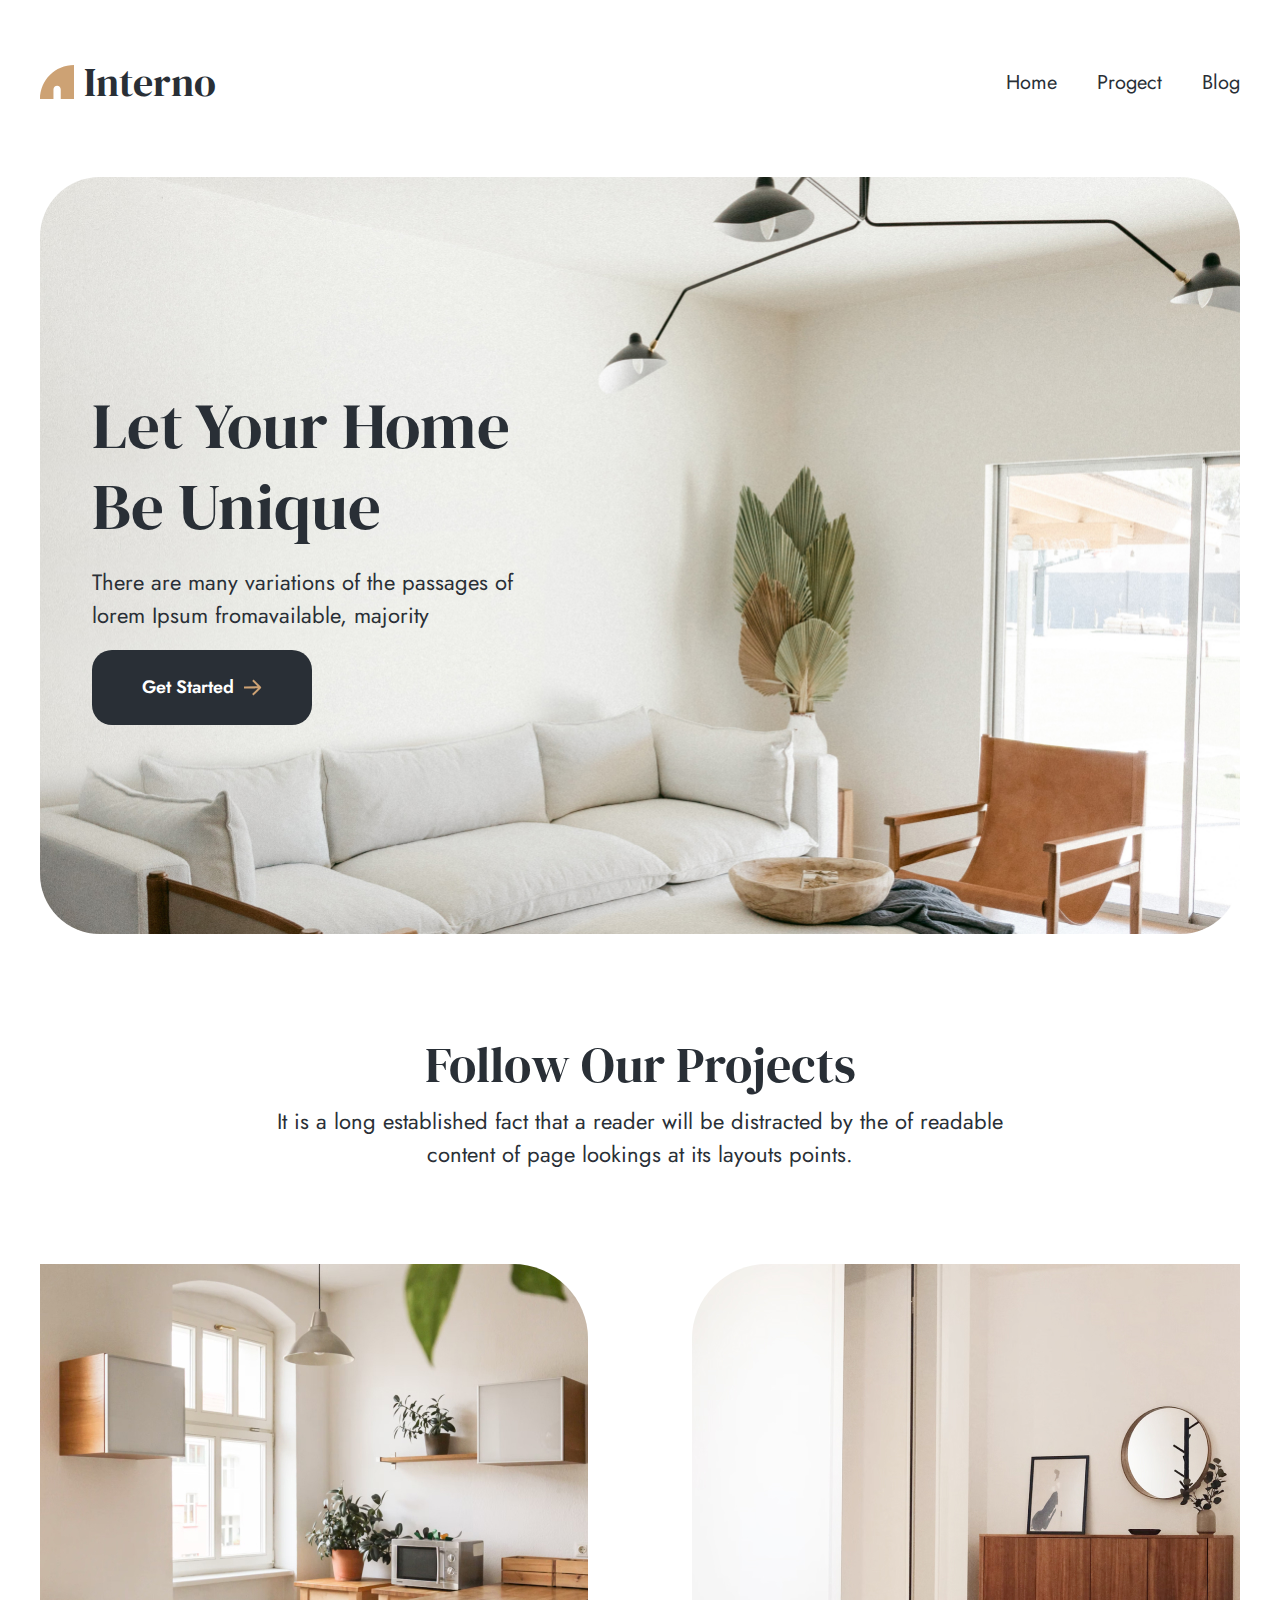
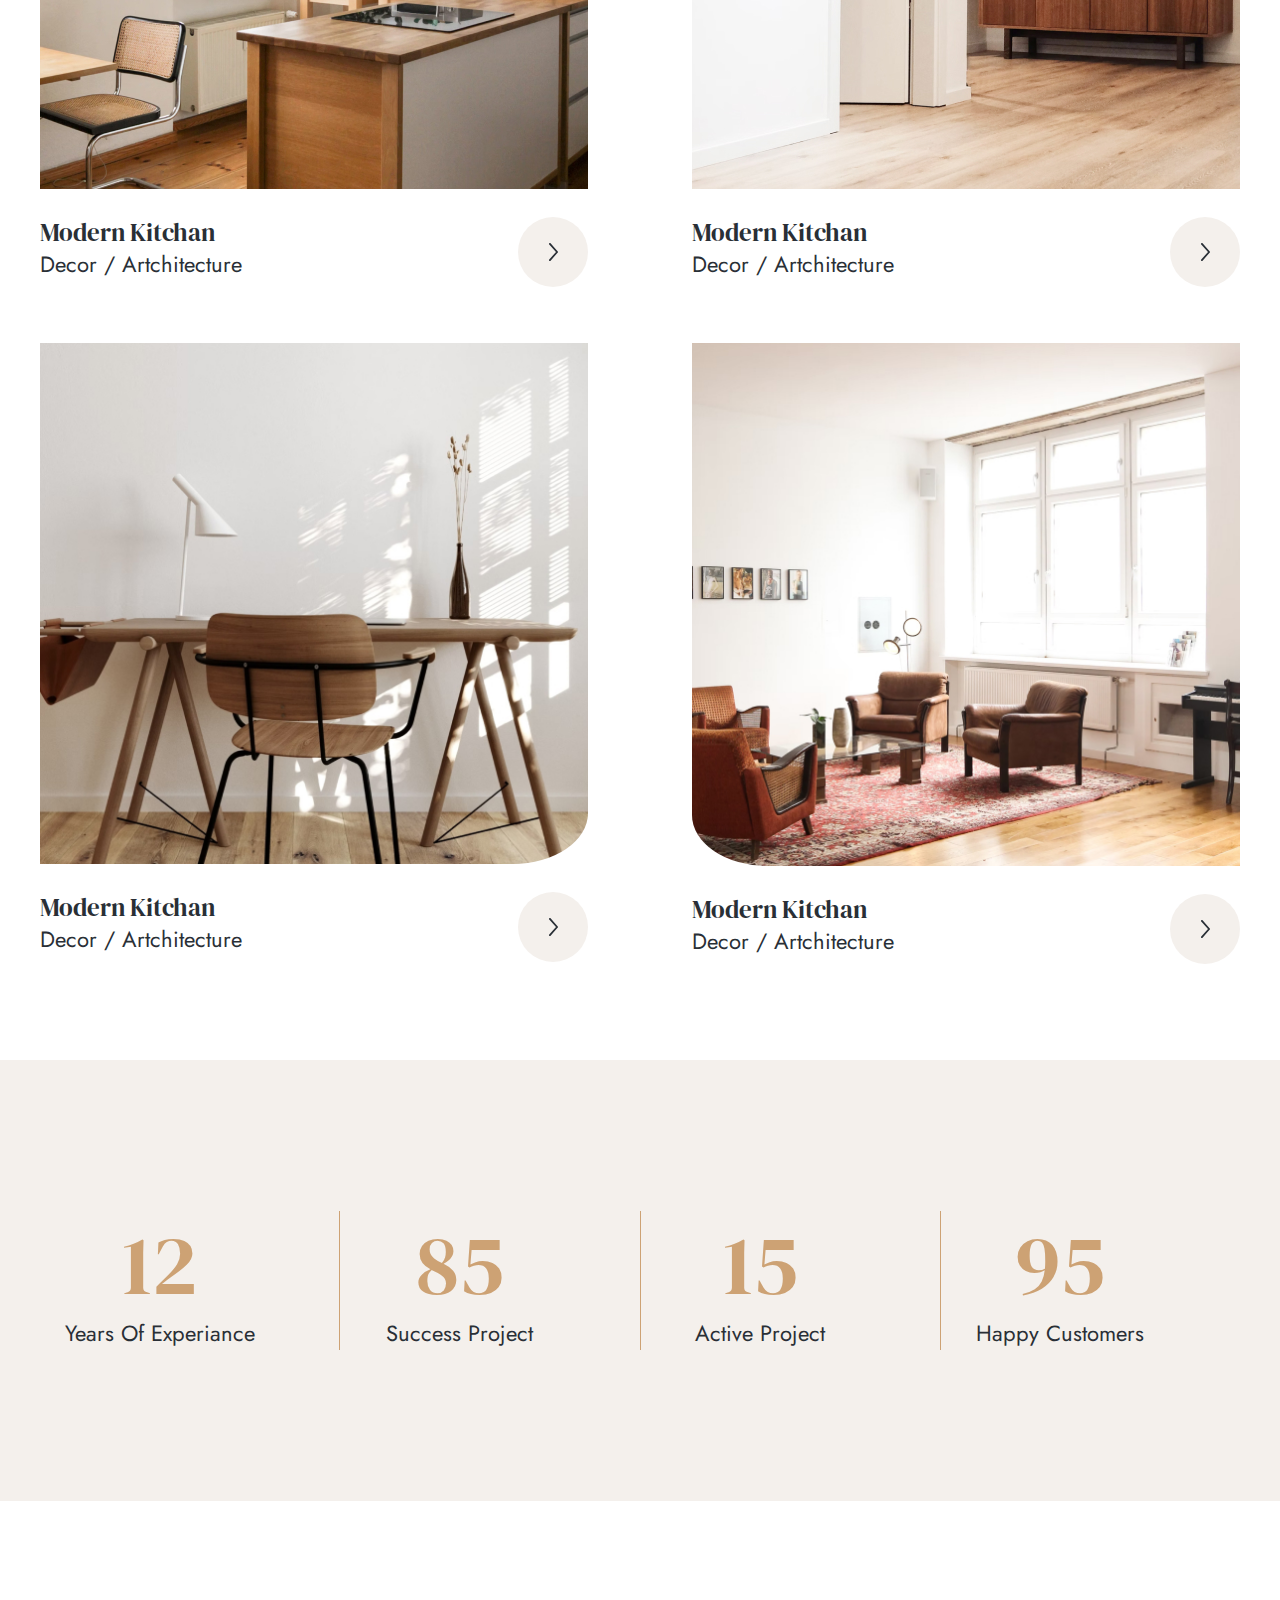
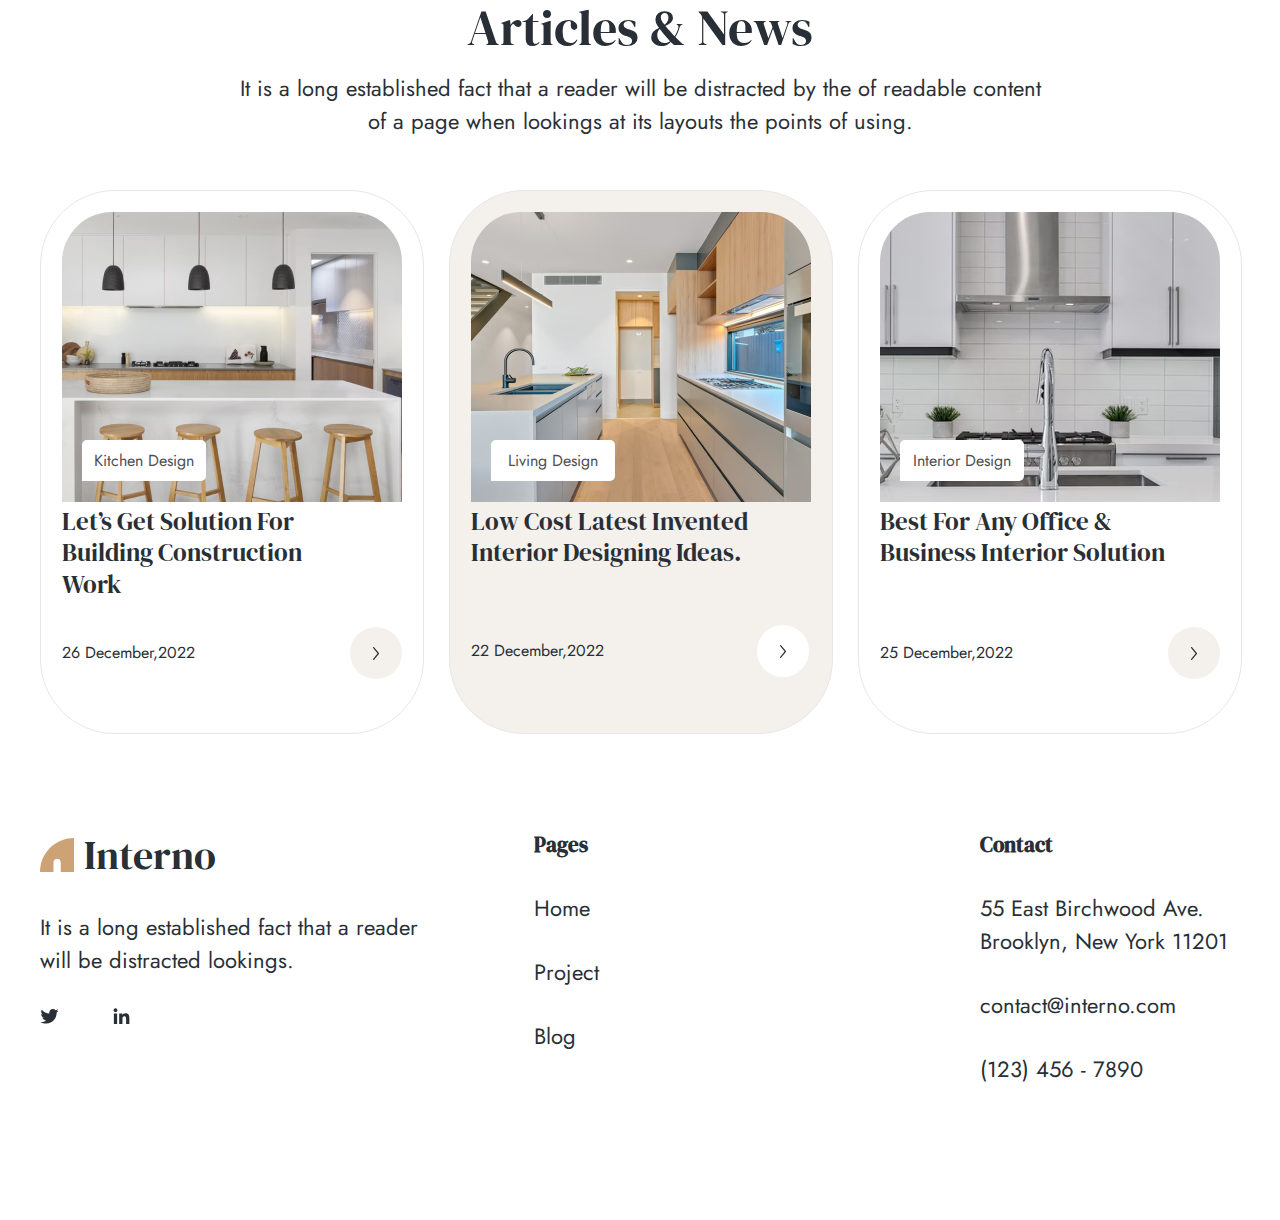
<file: index.html>
<!DOCTYPE html>
<html lang="en">
<head>
    <link rel="preconnect" href="https://fonts.googleapis.com">
    <link rel="preconnect" href="https://fonts.gstatic.com" crossorigin>
    <link href="https://fonts.googleapis.com/css2?family=DM+Serif+Display:ital@0;1&family=Jost:ital,wght@0,100..900;1,100..900&display=swap" rel="stylesheet">
    <meta charset="UTF-8">
    <meta name="viewport" content="width=device-width, initial-scale=1.0">
    <title>Document</title>
    <link rel="stylesheet" href="style.css">
</head>
<body>
    <header class="header center">
        <div class="logo">
            <img class="logo__image" src="./images/intereno_logo.svg" alt="Interno logotype">
            <span class="logo__text">Interno</span>
        </div>
        <div class="header__menu">
            <p class="menu__item"><a class="menu__itemLink" href="#">Home</a></p>
            <p class="menu__item"><a class="menu__itemLink" href="#">Progect</a></p>
            <p class="menu__item"><a class="menu__itemLink" href="blog.html">Blog</a></p>
        </div>
    </header>

    <section class="bunner center">
        <div class="bunner__image">
            <img class="bunner__image__image" src="./images/Banner.jpg" alt="banner">
            <div class="bunner__content">
                <h2 class="bunner__contentHeader">Let Your Home Be Unique</h2>
                <p class="bunner__contentText">There are many variations of the passages of<br>
                    lorem Ipsum fromavailable, majority</p>
                <p class="bunner__contentButton">
                    <span class="bunner__contentButton__text">Get Started </span> <img src="./images/bunner_button_vector.svg" alt="">
                </p>
            </div>
        </div>
    </section>

    <section class="project center">
        <div class="project__heading">
            <h3 class="project__headingHeader">Follow Our Projects</h3>
            <p class="project__headingText">It is a long established fact that a reader will be distracted by the of readable content of page  lookings at its layouts  points.</p>
        </div>
        <div class="project__content">
            <div class="project__contentItem">
                <img class="project__contentItem__image image-top-left" src="./images/Banner_content1.jpg" alt="">
                <div class="project__contentItem__description">
                    <div class="project__contentItem__text">
                        <h5 class="project__contentItem__header">Modern Kitchan</h5>
                        <p class="project__contentItem__descText">Decor / Artchitecture</p>
                    </div>
                    <div class="project__contentItem__button">
                        <img src="./images/button_vector.svg" alt="button arrow">
                    </div>
                </div>
            </div>
            <div class="project__contentItem">
                <img class="project__contentItem__image image-top-right" src="./images/Banner_content2.jpg" alt="">
                <div class="project__contentItem__description">
                    <div class="project__contentItem__text">
                        <h5 class="project__contentItem__header">Modern Kitchan</h5>
                        <p class="project__contentItem__descText">Decor / Artchitecture</p>
                    </div>
                    <div class="project__contentItem__button">
                        <img src="./images/button_vector.svg" alt="button arrow">
                    </div>
                </div>
            </div>
            <div class="project__contentItem">
                <img class="project__contentItem__image image-bottom-left" src="./images/Banner_content3.jpg" alt="">
                <div class="project__contentItem__description">
                    <div class="project__contentItem__text">
                        <h5 class="project__contentItem__header">Modern Kitchan</h5>
                        <p class="project__contentItem__descText">Decor / Artchitecture</p>
                    </div>
                    <div class="project__contentItem__button">
                        <img src="./images/button_vector.svg" alt="button arrow">
                    </div>
                </div>
            </div>
            <div class="project__contentItem">
                <img class="project__contentItem__image image-bottom-right" src="./images/Banner_content4.jpg" alt="">
                <div class="project__contentItem__description">
                    <div class="project__contentItem__text">
                        <h5 class="project__contentItem__header">Modern Kitchan</h5>
                        <p class="project__contentItem__descText">Decor / Artchitecture</p>
                    </div>
                    <div class="project__contentItem__button">
                        <img src="./images/button_vector.svg" alt="button arrow">
                    </div>
                </div>
            </div>
        </div>

    </section>

    <section class="counter center">
        <div class="counter__item">
            <p class="counter__item__count">12</p>
            <p class="counter__item__text">Years Of Experiance</p>
        </div>
        <div class="counter__item">
            <p class="counter__item__count">85</p>
            <p class="counter__item__text">Success Project</p>
        </div>
        <div class="counter__item">
            <p class="counter__item__count">15</p>
            <p class="counter__item__text">Active Project</p>
        </div>
        <div class="counter__item">
            <p class="counter__item__count">95</p>
            <p class="counter__item__text">Happy Customers</p>
        </div>
    </section>

    <sesction class="blog center">
        <div class="blog__heading">
            <h3 class="blog__headingHeader">Articles & News</h3>
            <p class="blog__headingText">It is a long established fact that a reader will be distracted by the of readable content of a page when lookings at its layouts the points of using.</p>
        </div>
        <div class="blog__content">
            <div class="blog__item">
                <div class="blog__itemImage">
                    <img class="blog__itemImage__image" src="./images/banner_blog1.jpg" alt="">
                    <div class="blog__itemImage__decoration">Kitchen Design</div>
                </div>
                <div class="blog__item__content">
                <h3 class="blog__item__heading">Let’s Get Solution For Building Construction Work</h3>
                <div class="blog__item__attributes">
                    <div class="blog__item__attrText">26 December,2022</div>
                    <div class="blog__item__attrButton">
                        <img src="./images/button_vector.svg" alt="button arrow">
                    </div>
                </div>
            </div>
            </div>

            <div class="blog__item">
                <div class="blog__itemImage">
                    <img class="blog__itemImage__image" src="./images/banner_blog2.jpg" alt="">
                    <div class="blog__itemImage__decoration">Living Design</div>
                </div>
                <div class="blog__item__content">
                <h3 class="blog__item__heading">Low Cost Latest Invented Interior Designing
                    Ideas.</h3>
                <div class="blog__item__attributes">
                    <div class="blog__item__attrText">22 December,2022</div>
                    <div id="button" class="blog__item__attrButton">
                        <img src="./images/button_vector.svg" alt="button arrow">
                    </div>
                </div>
            </div>
            </div>

            <div class="blog__item">
                <div class="blog__itemImage">
                    <img class="blog__itemImage__image" src="./images/banner_blog3.jpg" alt="">
                    <div class="blog__itemImage__decoration">Interior Design</div>
                </div>
                <div class="blog__item__content">
                <h3 class="blog__item__heading">Best For Any Office & Business Interior 
                    Solution</h3>
                <div class="blog__item__attributes">
                    <div class="blog__item__attrText">25 December,2022</div>
                    <div class="blog__item__attrButton">
                        <img src="./images/button_vector.svg" alt="button arrow">
                    </div>
                </div>
            </div>
            </div>
        </div>
    </sesction>

    <footer class="footer center">
        
        <div class="footer__logo">
            <div class="logo">
                <img class="logo__image" src="./images/intereno_logo.svg" alt="Interno logotype">
                <span class="logo__text">Interno</span>
            </div>
            <p class="footer__item__text">It is a long established fact that a reader will be distracted lookings.</p>
            <div class="socialNetslogos">
                <img src="./images/twitter_logo.svg" alt="twitter">
                <img src="./images/in_logo.svg" alt="in">
            </div>
        </div>
        
        <div class="footer__menu">
            <div class="footer__item__heading">
                <h5>Pages</h5>
            </div>
            <div class="footer__item__content">
                <p class="footer__item__text"><a class="footer__link" href="#">Home</a></p>
                <p class="footer__item__text"><a class="footer__link" href="#">Project</a></p>
                <p class="footer__item__text"><a class="footer__link" href="blog.html">Blog</a></p>
            </div>
        </div>

        <div class="footer__spacing"></div>
        
        <div class="footer__contact">
            <div class="footer__item__heading">
                <h5>Contact</h5>
            </div>
            <div class="footer__item__content">
                <p class="footer__item__text">55 East Birchwood Ave. Brooklyn, New York 11201</p>
                <p class="footer__item__text">contact@interno.com</p>
                <p class="footer__item__text">(123) 456 - 7890</p>
            </div>
        </div>
    </footer>
</body>
</html>
</file>
<file: style.css>
.center {
  padding-left: calc(50% - 600px);
  padding-right: calc(50% - 600px);
}

.header {
  margin-top: 44px;
  margin-bottom: 57px;
  padding-top: 13px;
  padding-bottom: 13px;
  display: flex;
  flex-direction: row;
  align-items: center;
  justify-content: space-between;
}
.header__menu {
  display: flex;
  flex-direction: row;
  gap: 40px;
}

.menu__itemLink {
  font-family: "Jost";
  font-weight: 400;
  font-size: 20px;
  line-height: 125%;
  letter-spacing: normal;
  font-style: normal;
  color: #292F36;
}

.logo {
  display: flex;
  align-items: center;
  gap: 10px;
}
.logo__image {
  width: 34px;
}
.logo__text {
  font-family: "DM Serif Display";
  font-weight: 400;
  font-size: 40px;
  line-height: 125%;
  letter-spacing: normal;
  font-style: normal;
  color: #292F36;
}

.bunner {
  margin-bottom: 96px;
}
.bunner__image {
  position: relative;
}
.bunner__image__image {
  max-width: 100%;
  border-radius: 60px;
}
.bunner__content {
  width: 434px;
  position: absolute;
  z-index: 100;
  left: 52px;
  top: 208px;
  display: flex;
  flex-direction: column;
  gap: 18px;
}
.bunner__contentHeader {
  font-family: "DM Serif Display";
  font-weight: 400;
  font-size: 65px;
  line-height: 125%;
  letter-spacing: normal;
  font-style: normal;
  color: #292F36;
}
.bunner__contentText {
  font-family: "Jost";
  font-weight: 400;
  font-size: 22px;
  line-height: 150%;
  letter-spacing: 1%;
  font-style: normal;
  color: #292F36;
}
.bunner__contentButton {
  width: 220px;
  height: 75px;
  display: flex;
  flex-direction: row;
  justify-content: center;
  align-items: center;
  gap: 10px;
  background-color: #292F36;
  border-radius: 20px;
}
.bunner__contentButton__text {
  font-family: "Jost";
  font-weight: 600;
  font-size: 18px;
  line-height: 125%;
  letter-spacing: 2%;
  font-style: normal;
  color: white;
}

.project {
  display: flex;
  flex-direction: column;
  align-items: center;
  margin-bottom: 96px;
  gap: 93px;
}
.project__heading {
  width: 737px;
  display: flex;
  flex-direction: column;
  align-items: center;
  gap: 8px;
}
.project__headingHeader {
  font-family: "DM Serif Display";
  font-weight: 400;
  font-size: 50px;
  line-height: 125%;
  letter-spacing: 2%;
  font-style: normal;
  color: #292F36;
}
.project__headingText {
  font-family: "Jost";
  font-weight: 400;
  font-size: 22px;
  line-height: 150%;
  letter-spacing: 1%;
  font-style: normal;
  color: #292F36;
  text-align: center;
}
.project__content {
  display: flex;
  flex-wrap: wrap;
  justify-content: space-between;
  gap: 56px;
}
.project__contentItem {
  width: 548px;
}
.project__contentItem__image {
  width: 100%;
  padding-bottom: 24px;
}
.project__contentItem__description {
  display: flex;
  flex-direction: row;
  justify-content: space-between;
}
.project__contentItem__header {
  font-family: "DM Serif Display";
  font-weight: 400;
  font-size: 25px;
  line-height: 125%;
  letter-spacing: 2%;
  font-style: normal;
  color: #292F36;
}
.project__contentItem__descText {
  font-family: "Jost";
  font-weight: 400;
  font-size: 22px;
  line-height: 150%;
  letter-spacing: 1%;
  font-style: normal;
  color: #292F36;
}
.project__contentItem__button {
  width: 70px;
  height: 70px;
  background-color: #F4F0EC;
  border-radius: 50%;
  display: flex;
  justify-content: center;
  align-items: center;
}
.project__contentItem__button img {
  height: 18px;
}

.image-top-left {
  border-radius: 0 75px 0 0;
}

.image-top-right {
  border-radius: 75px 0 0 0;
}

.image-bottom-left {
  border-radius: 0 0 75px 0;
}

.image-bottom-right {
  border-radius: 0 0 0 75px;
}

.counter {
  background-color: #F4F0EC;
  padding-top: 151px;
  padding-bottom: 151px;
  margin-bottom: 96px;
  display: flex;
  flex-direction: row;
}
.counter__item {
  width: 25%;
  text-align: center;
  display: flex;
}
.counter__item {
  display: inline-block;
  border-right: 1px solid #cda274;
  padding-right: 60px;
}
.counter__item:last-child {
  border-right: none;
}
.counter__item__count {
  font-family: "DM Serif Display";
  font-weight: 400;
  font-size: 85px;
  line-height: 125%;
  letter-spacing: 2%;
  font-style: normal;
  color: #CDA274;
}
.counter__item__text {
  font-family: "Jost";
  font-weight: 400;
  font-size: 22px;
  line-height: 150%;
  letter-spacing: 1%;
  font-style: normal;
  color: #292F36;
}

.blog {
  margin-bottom: 96px;
  display: flex;
  flex-direction: column;
  align-items: center;
  gap: 52px;
}
.blog__heading {
  width: 811px;
  height: 141px;
  display: flex;
  flex-direction: column;
  align-items: center;
  justify-content: space-between;
}
.blog__headingHeader {
  font-family: "DM Serif Display";
  font-weight: 400;
  font-size: 50px;
  line-height: 125%;
  letter-spacing: 2%;
  font-style: normal;
  color: #292F36;
}
.blog__headingText {
  font-family: "Jost";
  font-weight: 400;
  font-size: 22px;
  line-height: 150%;
  letter-spacing: 1%;
  font-style: normal;
  color: #292F36;
  text-align: center;
}
.blog__content {
  display: grid;
  grid-template-columns: repeat(3, 382px);
  gap: 27px;
}
.blog__item {
  width: 382px;
  height: 521px;
  padding-top: 21px;
  border: 1px solid #E7E7E7;
  border-radius: 75px;
  display: flex;
  flex-direction: column;
  align-items: center;
}
.blog__item__content {
  width: 340px;
  height: 190px;
  display: flex;
  flex-direction: column;
  justify-content: space-between;
}
.blog__item__heading {
  width: 300px;
  font-family: "DM Serif Display";
  font-weight: 400;
  font-size: 25px;
  line-height: 125%;
  letter-spacing: 2%;
  font-style: normal;
  color: #292F36;
}
.blog__item__attributes {
  margin-bottom: 17px;
  display: flex;
  flex-direction: row;
  align-items: center;
  justify-content: space-between;
}
.blog__item__attrText {
  font-family: "Jost";
  font-weight: 400;
  font-size: 16px;
  line-height: 150%;
  letter-spacing: 1%;
  font-style: normal;
  color: #292F36;
}
.blog__item__attrButton {
  width: 52px;
  height: 52px;
  display: flex;
  align-items: center;
  justify-content: center;
  background-color: #F4F0EC;
  border-radius: 50%;
}
.blog__item__attrButton-inv {
  width: 52px;
  height: 52px;
  display: flex;
  align-items: center;
  justify-content: center;
  background-color: white;
  border: 2px solid #F4F0EC;
  border-radius: 50%;
}
.blog__item__attrButton-inv#selected {
  background-color: #F4F0EC;
  border: none;
}
.blog__item__attrButton img {
  height: 13px;
}
.blog__item:nth-child(2) {
  background-color: #F4F0EC;
}
.blog__item:nth-child(2) #button {
  background-color: white;
  border: 2px solid #F4F0EC;
}
.blog__itemImage {
  position: relative;
}
.blog__itemImage__image {
  border-radius: 50px 50px 0 0;
}
.blog__itemImage__decoration {
  position: absolute;
  left: 20px;
  top: 228px;
  display: flex;
  align-items: center;
  justify-content: center;
  width: 124px;
  height: 41px;
  background-color: white;
  border-radius: 5px 5px 5px 0;
  font-family: "Jost";
  font-weight: 400;
  font-size: 16px;
  line-height: 150%;
  letter-spacing: 1%;
  font-style: normal;
  color: #4D5053;
}

.footer {
  margin-bottom: 134px;
  display: flex;
  flex-direction: row;
  justify-content: space-between;
}
.footer__logo {
  width: 394px;
  display: flex;
  flex-direction: column;
  gap: 31px;
}
.footer__menu {
  width: 123px;
  display: flex;
  flex-direction: column;
  gap: 31px;
}
.footer__spacing {
  width: 123px;
}
.footer__contact {
  width: 260px;
  display: flex;
  flex-direction: column;
  gap: 31px;
}
.footer__item__content {
  display: flex;
  flex-direction: column;
  gap: 31px;
}
.footer__item__heading {
  font-family: "DM Serif Display";
  font-weight: 400;
  font-size: 25px;
  line-height: 125%;
  letter-spacing: normal;
  font-style: normal;
  color: #292F36;
}
.footer__item__text {
  font-family: "Jost";
  font-weight: 400;
  font-size: 22px;
  line-height: 150%;
  letter-spacing: 1%;
  font-style: normal;
  color: #292F36;
}
.footer__link {
  color: #292F36;
}

.socialNetslogos {
  display: flex;
  flex-direction: row;
  gap: 54px;
}

.blogBunner {
  margin-bottom: 200px;
  display: flex;
  flex-direction: column;
  align-items: center;
}
.blogBunner__image {
  position: relative;
  top: -12px;
  display: flex;
  flex-direction: column;
  align-items: center;
}
.blogBunner__content {
  bottom: 0px;
  position: absolute;
  width: 503px;
  height: 178px;
  display: flex;
  flex-direction: column;
  align-items: center;
  justify-content: center;
  background-color: white;
  border-radius: 50px 50px 0 0;
}
.blogBunner__contentHeader {
  font-family: "DM Serif Display";
  font-weight: 400;
  font-size: 50px;
  line-height: 125%;
  letter-spacing: normal;
  font-style: normal;
  color: #292F36;
}
.blogBunner__contentText {
  font-family: "Jost";
  font-weight: 400;
  font-size: 22px;
  line-height: 105%;
  letter-spacing: 1%;
  font-style: normal;
  color: #292F36;
}

.blogSection {
  display: flex;
  flex-direction: column;
  gap: 150px;
}

.news {
  margin-bottom: 200px;
}

.blog__item {
  cursor: pointer;
}

.latestPost {
  display: flex;
  flex-direction: column;
  gap: 27px;
}
.latestPost__header {
  font-family: "DM Serif Display";
  font-weight: 400;
  font-size: 50px;
  line-height: 125%;
  letter-spacing: 2%;
  font-style: normal;
  color: #292F36;
}
.latestPost__content {
  padding: 22px;
  border: 1px solid #E7E7E7;
  border-radius: 75px;
  display: flex;
  flex-direction: row;
  gap: 65px;
}
.latestPost__content__image {
  border-radius: 50px;
}
.latestPost__content__description {
  padding-top: 52px;
  padding-bottom: 52px;
  width: 470px;
  height: 375px;
  display: flex;
  flex-direction: column;
  justify-content: space-between;
}

.postHeading {
  font-family: "DM Serif Display";
  font-weight: 400;
  font-size: 25px;
  line-height: 125%;
  letter-spacing: 2%;
  font-style: normal;
  color: #292F36;
}

.postText {
  font-family: "Jost";
  font-weight: 400;
  font-size: 22px;
  line-height: 150%;
  letter-spacing: 1%;
  font-style: normal;
  color: #292F36;
}

.postFooter {
  display: flex;
  flex-direction: row;
  justify-content: space-between;
  align-items: center;
}

.news {
  display: flex;
  flex-direction: column;
  gap: 30px;
}
.news__pages {
  padding-top: 21px;
  width: 268px;
  display: flex;
  flex-direction: row;
  justify-content: space-between;
}

.aligning {
  display: flex;
  flex-direction: column;
  align-items: center;
}

.caruselText {
  font-family: "Jost";
  font-weight: 500;
  font-size: 16px;
  line-height: 150%;
  letter-spacing: normal;
  font-style: normal;
  color: #292F36;
}

.blog-details__wrap {
  margin-top: 200px;
  display: flex;
  flex-direction: row;
  gap: 52px;
}

.blog-details {
  width: 800px;
}

.article {
  margin-bottom: 96px;
}
.article__title {
  font-family: "DM Serif Display";
  font-weight: 400;
  font-size: 50px;
  line-height: 125%;
  letter-spacing: 2%;
  font-style: normal;
  color: #292F36;
  margin-bottom: 20px;
}
.article__img {
  margin-top: 21px;
  margin-bottom: 35px;
  border-radius: 50px;
}
.article__info {
  margin-top: 11px;
  display: flex;
  justify-content: space-between;
  margin-bottom: 46px;
  font-family: "Jost";
  font-weight: 400;
  font-size: 16px;
  line-height: 150%;
  letter-spacing: 1%;
  font-style: normal;
  color: #292F36;
  text-transform: capitalize;
}
.article__text {
  font-family: "Jost";
  font-weight: 400;
  font-size: 22px;
  line-height: 150%;
  letter-spacing: 1%;
  font-style: normal;
  color: #292F36;
}
.article__list {
  margin-top: 24px;
  margin-bottom: 23px;
  display: flex;
  width: 732.389px;
  flex-direction: column;
  align-items: flex-start;
  gap: 32px;
  list-style-position: 10px 0;
}
.article__list-num {
  display: flex;
  align-items: flex-start;
  gap: 14px;
}
.article__list-num-text {
  font-family: "DM Serif Display";
  font-weight: 400;
  font-size: 20px;
  line-height: 125%;
  letter-spacing: 2%;
  font-style: normal;
  color: #CDA274;
}
.article__list-item {
  font-family: "Jost";
  font-weight: 400;
  font-size: 22px;
  line-height: 150%;
  letter-spacing: 1%;
  font-style: normal;
  color: #292F36;
}

.tags__buttons-wrap {
  width: 345px;
  display: flex;
  flex-direction: column;
  gap: 24px;
}
.tags__title {
  font-family: "DM Serif Display";
  font-weight: 400;
  font-size: 20px;
  line-height: 125%;
  letter-spacing: 2%;
  font-style: normal;
  color: #CDA274;
}
.tags__buttons {
  display: flex;
  flex-direction: row;
  flex-wrap: wrap;
  gap: 10px;
}
.tags__buttons-item {
  width: -moz-fit-content;
  width: fit-content;
  padding: 9px 30px;
  cursor: pointer;
  background: #f4f0ec;
  border-radius: 10px;
  border: none;
  font-family: "Jost";
  font-weight: 400;
  font-size: 18px;
  line-height: 125%;
  letter-spacing: 2%;
  font-style: normal;
  color: #292F36;
}
.tags__buttons-item#tag-selected {
  background-color: #292F36;
  color: white;
}

.info-blok {
  margin-bottom: 27px;
  margin-top: 35px;
  padding: 53px 227px;
  background: #f4f0ec;
  border-radius: 50px;
  display: flex;
  flex-direction: column;
  align-items: center;
  gap: 10px;
}
.info-blok__quotation-marks {
  width: 106px;
  height: 133px;
  flex-shrink: 0;
  font-family: "DM Serif Display";
  font-weight: 400;
  font-size: 200px;
  line-height: 125%;
  letter-spacing: 2%;
  font-style: italic;
  color: #CDA274;
}
.info-blok__text {
  text-align: center;
  font-family: "DM Serif Display";
  font-weight: 400;
  font-size: 25px;
  line-height: 125%;
  letter-spacing: 2%;
  font-style: italic;
  color: #CDA274;
}

* {
  margin: 0;
  padding: 0;
}

a {
  text-decoration: none;
}/*# sourceMappingURL=style.css.map */
</file>
